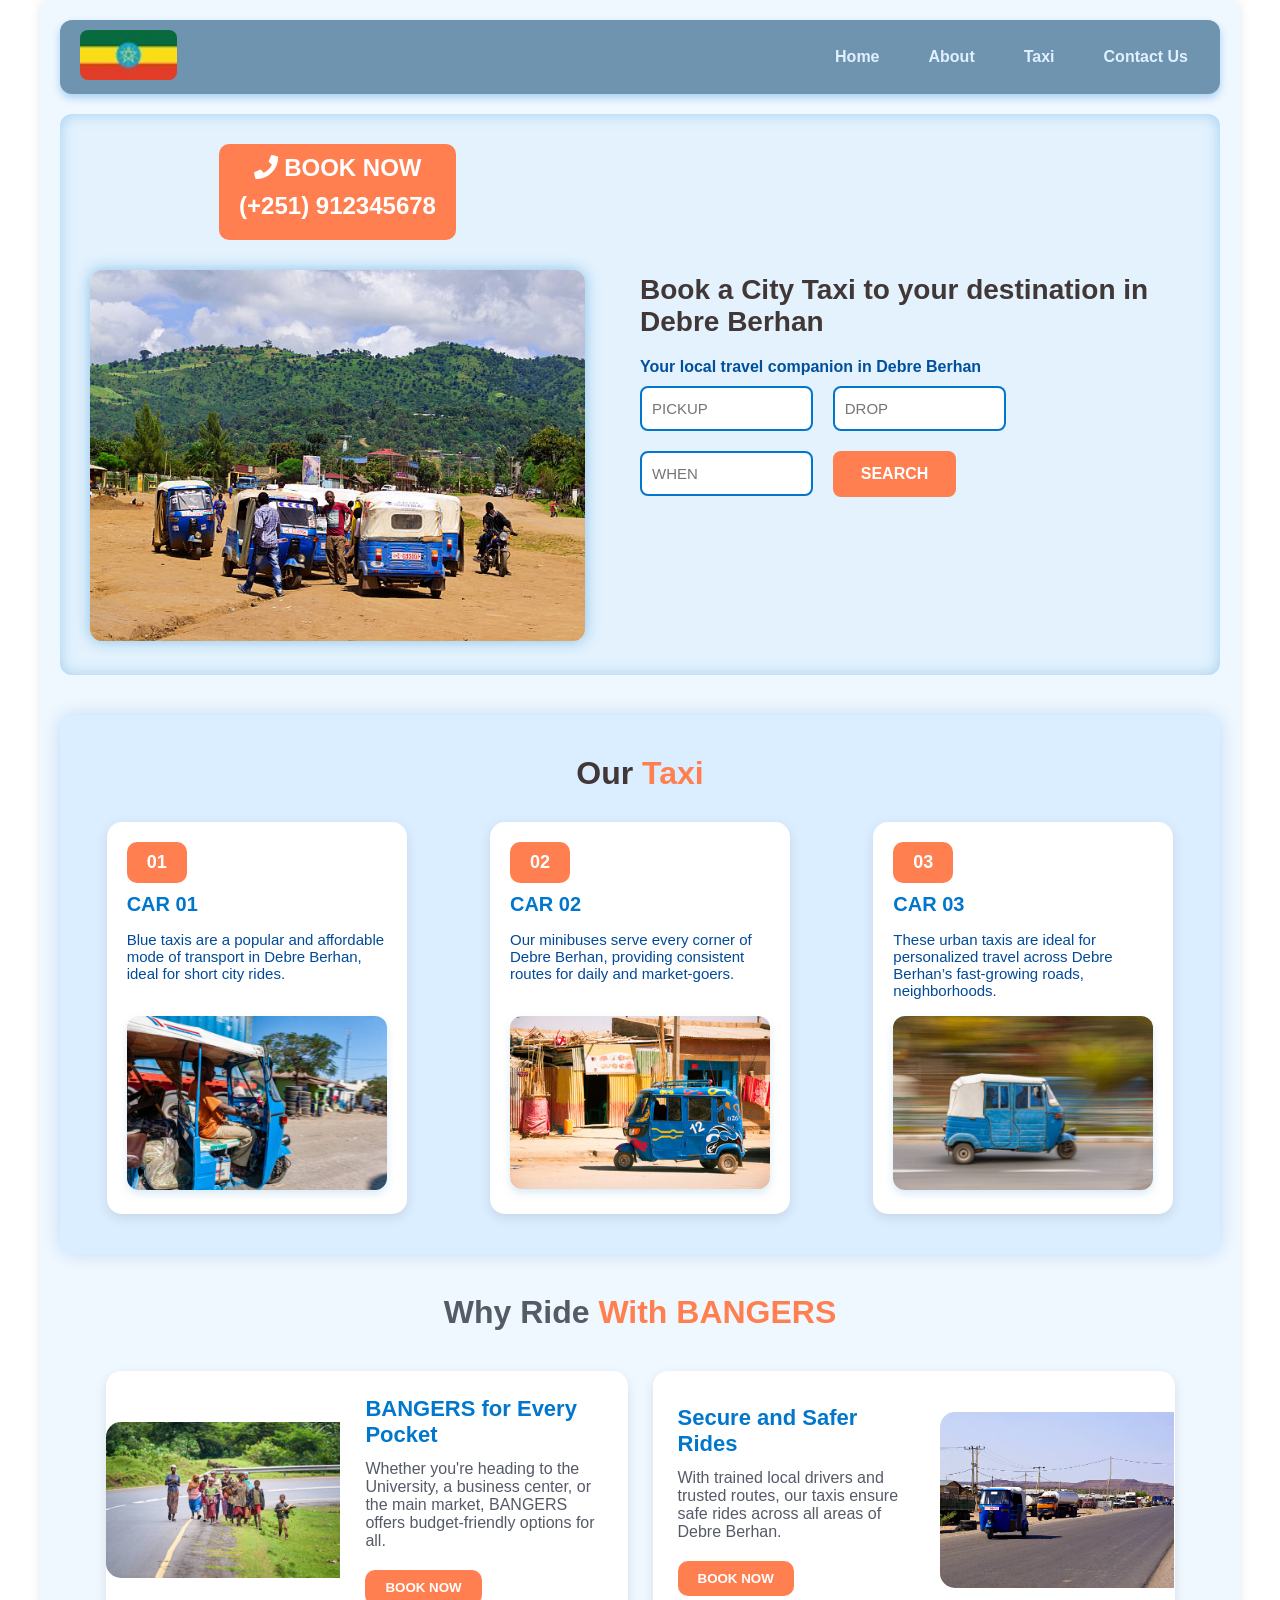
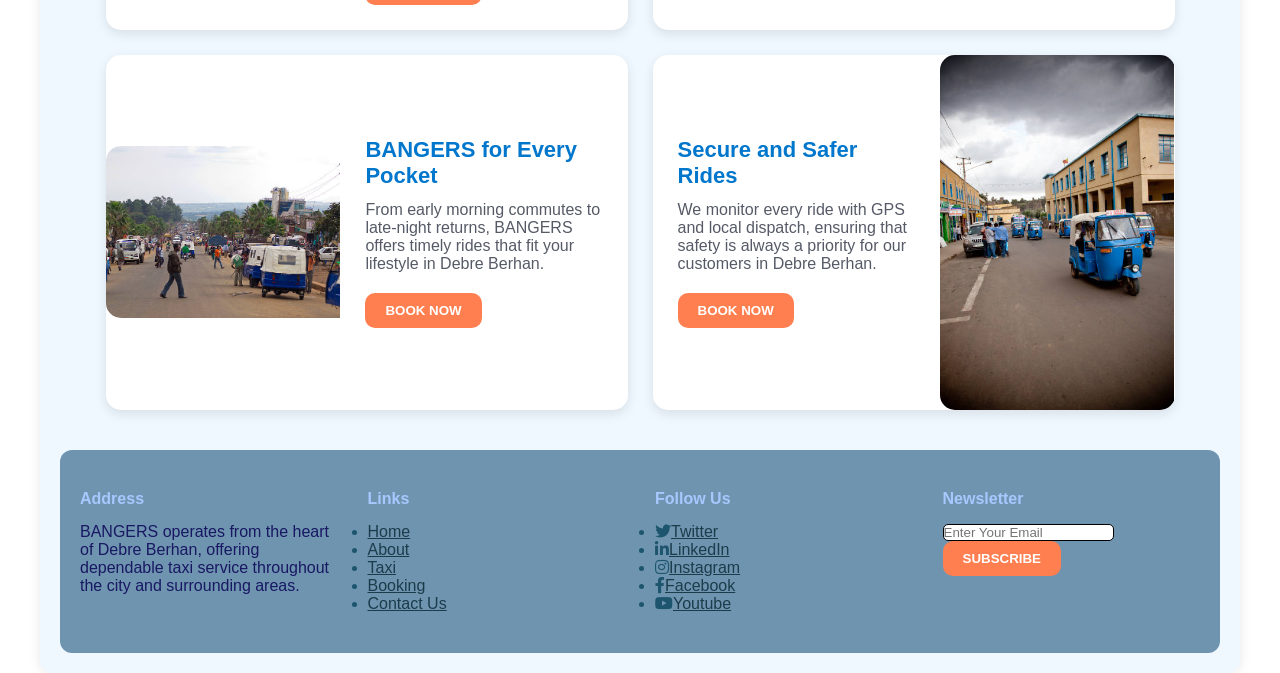
<file: frontend/index.html>
<!DOCTYPE html>
<html lang="en">
<head>
  <meta charset="UTF-8" />
  <meta name="viewport" content="width=device-width, initial-scale=1.0"/>
  <meta http-equiv="X-UA-Compatible" content="ie=edge" />
  <link rel="stylesheet" href="styles.css" />
  <link
    rel="stylesheet"
    href="https://use.fontawesome.com/releases/v5.7.2/css/all.css"
    integrity="sha384-fnmOCqbTlWIlj8LyTjo7mOUStjsKC4pOpQbqyi7RrhN7udi9RwhKkMHpvLbHG9Sr"
    crossorigin="anonymous"
  />
  <title>BANGERS Taxi - Debre Berhan</title>
</head>
<body>
  <section class="container">
    <header>
      <nav>
        <section class="nav-content sticky">
          <p class="logo"><a href="#"><img src="./images/ttgettyimages-1129852493-612x612.jpg" alt="BANGERS logo" /></a></p>
          <ul class="nav-links" id="burger">
            <li><a href="#home">Home</a></li>
            <li><a href="#about">About</a></li>
            <li><a href="#taxi">Taxi</a></li>
            <li><a href="#contact">Contact Us</a></li>         
          </ul>       
        </section>
      </nav>

      <section class="content-header" id="home">
        <section class="right-content-header">
          <h2 class="bg-orange-color white-color">
            <p><i class="fas fa-phone"></i> BOOK NOW</p>
            <p>(+251) 912345678</p>
          </h2>
          <img src="./images/img6.jpg" alt="Hero Ethiopian Taxi" />
        </section>
        <section class="left-content-header">
          <h2 class="white-color">Book a City Taxi to your destination in Debre Berhan</h2>
          <form action="">
            <label>Your local travel companion in Debre Berhan</label>
            <input type="text" placeholder="PICKUP" />
            <input type="text" placeholder="DROP" />
            <input type="text" placeholder="WHEN" />
            <button>SEARCH</button>
          </form>
        </section>
      </section>
    </header>

    <section class="our-car" id="taxi">
      <h2><span class="white-color">Our</span> <span class="orange-color">Taxi</span></h2>
      <section class="articles">
        <article>
          <span class="white-color bg-orange-color">01</span>
          <h4>CAR 01</h4>
          <p>Blue taxis are a popular and affordable mode of transport in Debre Berhan, ideal for short city rides.</p>
          <img src="./images/img2.jpg" alt="Blue Taxi in Debre Berhan" />
        </article>
        <article>
          <span class="white-color bg-orange-color">02</span>
          <h4>CAR 02</h4>
          <p>Our minibuses serve every corner of Debre Berhan, providing consistent routes for daily and market-goers.</p>
          <img src="./images/img9.jpg" alt="Debre Berhan Minibus Taxi" />
        </article>
        <article>
          <span class="white-color bg-orange-color">03</span>
          <h4>CAR 03</h4>
          <p>These urban taxis are ideal for personalized travel across Debre Berhan’s fast-growing roads, neighborhoods.</p>
          <img src="./images/img5.jpg" alt="Urban Debre Berhan Taxi" />
        </article>
      </section>
    </section>

    <main class="why-ride" id="about">
      <h2><span class="gray-color2">Why Ride</span> <span class="orange-color">With BANGERS</span></h2>
      <section class="main-content">
        <article>
          <img src="./images/img4.jpg" alt="Affordable Debre Berhan Ride" />
          <section class="article-main-info">
            <h4>BANGERS for Every Pocket</h4>
            <p class="main-article-descript gray-color">Whether you're heading to the University, a business center, or the main market, BANGERS offers budget-friendly options for all.</p>
            <button class="bg-orange-color white-color">BOOK NOW</button>
          </section>
        </article>
        <article>
          <section class="article-main-info">
            <h4>Secure and Safer Rides</h4>
            <p class="main-article-descript gray-color">With trained local drivers and trusted routes, our taxis ensure safe rides across all areas of Debre Berhan.</p>
            <button class="bg-orange-color white-color">BOOK NOW</button>
          </section>
          <img src="./images/img7.jpg" alt="Safe ride in Debre Berhan" />
        </article>
        <article>
          <img src="./images/img8.jpg" alt="Reliable Transport Debre Berhan" />
          <section class="article-main-info">
            <h4>BANGERS for Every Pocket</h4>
            <p class="main-article-descript gray-color">From early morning commutes to late-night returns, BANGERS offers timely rides that fit your lifestyle in Debre Berhan.</p>
            <button class="bg-orange-color white-color">BOOK NOW</button>
          </section>
        </article>
        <article>
          <section class="article-main-info">
            <h4>Secure and Safer Rides</h4>
            <p class="main-article-descript gray-color">We monitor every ride with GPS and local dispatch, ensuring that safety is always a priority for our customers in Debre Berhan.</p>
            <button class="bg-orange-color white-color">BOOK NOW</button>
          </section>
          <img src="./images/img1.jpg" alt="Minibus Debre Berhan Ride" />
        </article>
      </section>
    </main>
    <footer id="contact">
      <section class="footer-content">
        <section class="footer-part">
          <h4>Address</h4>
          <p style="color:rgb(24, 24, 99) ;">BANGERS operates from the heart of Debre Berhan, offering dependable taxi service throughout the city and surrounding areas.</p>
        </section>
        <section class="footer-part">
          <h4>Links</h4>
          <ul class="contact">
            <li><a href="#home" style="color: rgb(27, 60, 75);">Home</a></li>
            <li><a href="#about" style="color: rgb(27, 60, 75);">About</a></li>
            <li><a href="#taxi" style="color: rgb(27, 60, 75);">Taxi</a></li>
            <li><a href="#booking" style="color: rgb(27, 60, 75);">Booking</a></li>
            <li><a href="#contact" style="color: rgb(27, 60, 75);">Contact Us</a></li>
          </ul>
        </section>
        <section class="footer-part">
          <h4>Follow Us</h4>
          <ul >
            <li><i class="fab fa-twitter icon"></i><span><a href="http://www.twitter.com/" style="color: rgb(27, 60, 75);">Twitter</a></span></li>
            <li><i class="fab fa-linkedin-in icon"></i><span><a href="https://www.LinkedIn.com/" style="color: rgb(27, 60, 75);">LinkedIn</a></span></li>
            <li><i class="fab fa-instagram icon"></i><span><a href="https://www.Instagram.com/" style="color: rgb(27, 60, 75);">Instagram</a></span></li>
            <li><i class="fab fa-facebook-f icon"></i><span><a href="https://www.Facebook.com/" style="color: rgb(27, 60, 75);">Facebook</a></span></li>
            <li><i class="fab fa-youtube icon"></i><span><a href="https://www.youtube.com/" style="color: rgb(27, 60, 75);">Youtube</a></span></li>
          </ul>
        </section>
        <section class="footer-part">
          <h4>Newsletter</h4>
          <form>
            <input type="email" placeholder="Enter Your Email" style="border-radius: 5px;border: 1px solid ;"/>
            <input type="submit" value="SUBSCRIBE" class="bg-orange-color white-color" />
          </form>
        </section>
      </section>
    </footer>
  </section>

  <script>
    document.querySelectorAll('.our-car article').forEach(taxi => {
      taxi.addEventListener('click', () => {
        setTimeout(() => {
          taxi.classList.add('drop');
        }, 1000);
      });
    });
  const observer = new IntersectionObserver((entries) => {
  entries.forEach(entry => {
    if (entry.isIntersecting) {
      entry.target.classList.add('visible');
    }
  });
}, {
  threshold: 0.2
});

document.querySelectorAll('.main-content article').forEach(article => {
  observer.observe(article);
});
  function ShowBar() {
    const menu = document.getElementById("mobileMenu");
    menu.classList.toggle("show");
  }

  </script>
</body>
</html>
</file>
<file: frontend/styles.css>
/* Reset */
* {
  margin: 0;
  padding: 0;
  box-sizing: border-box;
  font-family: 'Segoe UI', Tahoma, Geneva, Verdana, sans-serif;
}

/* Container */
.container {
  max-width: 1200px;
  margin: auto;
  padding: 20px;
  background: #f0f8ff; /* Alice Blue background */
  border-radius: 12px;
  box-shadow: 0 0 12px rgba(0,0,0,0.1);
  transition: background-color 0.5s ease;
}

/* NAVIGATION */
nav {
  background: #6f94af; /* Strong blue */
  border-radius: 12px;
  padding: 10px 20px;
  margin-bottom: 20px;
  box-shadow: 0 4px 8px rgba(0,119,204,0.3);
  transition: background-color 0.3s ease;
}

nav:hover {
  background: #5f8199;
}

nav .nav-content {
  display: flex;
  align-items: center;
  justify-content: space-between;
}

nav .logo img {
  height: 50px;
  border-radius: 8px;
  transition: transform 0.3s ease;
}

nav .logo img:hover {
  transform: rotate(10deg) scale(1.1);
}

nav .nav-links {
  list-style: none;
  display: flex;
  gap: 25px;
}

nav .nav-links li a {
  color: #e0f0ff;
  text-decoration: none;
  font-weight: 600;
  font-size: 16px;
  transition: color 0.3s ease;
  padding: 8px 12px;
  border-radius: 6px;
}

nav .nav-links li a:hover {
  background-color: #517086;
  color: #fff;
}

/* HEADER CONTENT */
.content-header {
  display: flex;
  justify-content: space-between;
  align-items: center;
  background: #e3f2fd; /* Light blue */
  padding: 30px;
  border-radius: 12px;
  box-shadow: inset 0 0 15px #a3cef1;
  margin-bottom: 40px;
  transition: box-shadow 0.5s ease;
}

.content-header:hover {
  box-shadow: inset 0 0 25px #6fb1f7;
}

.right-content-header {
  max-width: 45%;
  text-align: center;
  cursor: pointer;
  transition: transform 0.3s ease;
}

.right-content-header:hover {
  transform: scale(1.05);
}

.right-content-header h2, .right-content-header p {
  margin-bottom: 10px;
}

.bg-orange-color {
  background-color: #ff7f50; /* Coral Orange */
  color: white;
  padding: 10px 20px;
  border-radius: 8px;
  display: inline-block;
}
.download-app {
  position: relative;
  width: 100vw;        /* full width of viewport */
  height: 100vh;       /* full height of viewport */
  margin: 0;           /* remove spacing */
  padding: 0;
  overflow: hidden;    /* hide overflow */
}

.map-download {
  position: absolute;
  top: 0;
  left: 0;
  width: 100%;
  height: 100%;
  object-fit: cover;   /* scale to fill while keeping aspect ratio */
  z-index: 1;
}




.white-color {
  color: #413737;
}

.right-content-header img {
  max-width: 100%;
  border-radius: 12px;
  margin-top: 20px;
  box-shadow: 0 0 15px rgba(0, 119, 204, 0.4);
  transition: transform 0.4s ease, box-shadow 0.4s ease;
  cursor: pointer;
}

.right-content-header img:hover {
  transform: scale(1.07);
  box-shadow: 0 0 25px rgba(0, 119, 204, 0.7);
}

.left-content-header {
  max-width: 50%;
  color: #003366;
}

.left-content-header h2 {
  margin-bottom: 20px;
  font-weight: 700;
  font-size: 28px;
}

.left-content-header label {
  display: block;
  margin-bottom: 10px;
  font-weight: 600;
  font-size: 16px;
  color: #00509e;
}

.left-content-header form input[type="text"] {
  width: calc(33.33% - 10px);
  padding: 12px 10px;
  margin-right: 15px;
  margin-bottom: 20px;
  border: 2px solid #0077cc;
  border-radius: 8px;
  font-size: 15px;
  color: #003366;
  transition: border-color 0.3s ease, box-shadow 0.3s ease;
}

.left-content-header form input[type="text"]:focus {
  border-color: #ff7f50;
  box-shadow: 0 0 8px #ff7f50;
  outline: none;
}

.left-content-header form button {
  background-color: #ff7f50;
  border: none;
  color: white;
  padding: 14px 28px;
  border-radius: 8px;
  font-weight: 700;
  font-size: 16px;
  cursor: pointer;
  transition: background-color 0.3s ease, transform 0.2s ease;
}

.left-content-header form button:hover {
  background-color: #e66b3c;
  transform: scale(1.05);
}

/* OUR TAXI SECTION */
.our-car {
  background: #dbeeff;
  padding: 40px 20px;
  border-radius: 12px;
  margin-bottom: 40px;
  box-shadow: 0 0 20px rgba(0, 102, 204, 0.2);
  transition: background-color 0.5s ease;
}

.our-car:hover {
  background: #c0dbff;
}

.our-car h2 {
  font-size: 32px;
  margin-bottom: 30px;
  font-weight: 700;
  text-align: center;
  color: #004a99;
  transition: color 0.4s ease;
}

.our-car .articles {
  display: flex;
  justify-content: space-around;
  gap: 30px;
  flex-wrap: wrap;
}

.our-car article {
  background: white;
  padding: 20px;
  border-radius: 15px;
  width: 300px;
  box-shadow: 0 4px 12px rgba(0,0,0,0.1);
  transition: transform 0.4s ease, box-shadow 0.4s ease;
  cursor: pointer;
  position: relative;
  overflow: hidden;
}

.our-car article:hover {
  transform: translateY(-10px) scale(1.05);
  box-shadow: 0 8px 25px rgba(0, 127, 255, 0.5);
}

.our-car article:active {
  transform: scale(0.95);
  box-shadow: 0 4px 10px rgba(0, 119, 204, 0.3);
}

/* Click animation with pulse effect */
.our-car article:focus,
.our-car article:active {
  animation: pulse 0.4s ease forwards;
  outline: none;
}

/* Pulse keyframes */
@keyframes pulse {
  0% {
    box-shadow: 0 0 25px rgba(255, 127, 80, 0.8);
  }
  100% {
    box-shadow: 0 0 8px rgba(255, 127, 80, 0);
  }
}

.our-car article span {
  display: inline-block;
  font-weight: 700;
  padding: 6px 14px;
  border-radius: 50%;
  font-size: 18px;
  margin-bottom: 10px;
  background-color: #ff7f50;
  color: white;
}

.our-car article h4 {
  margin-bottom: 15px;
  font-size: 20px;
  color: #0077cc;
}

.our-car article p {
  font-size: 15px;
  color: #004a99;
  margin-bottom: 15px;
  min-height: 70px;
}

.our-car article img {
  width: 100%;
  border-radius: 12px;
  box-shadow: 0 4px 8px rgba(0,119,204,0.15);
  transition: transform 0.3s ease;
}

.our-car article img:hover {
  transform: scale(1.07);
}

/* WHY RIDE */
.why-ride {
  margin-bottom: 40px;
}

.why-ride h2 {
  font-size: 32px;
  text-align: center;
  margin-bottom: 40px;
  font-weight: 700;
  color: #004a99;
}

.gray-color2 {
  color: #555a66;
}

.orange-color {
  color: #ff7f50;
}

.why-ride .main-content {
  display: flex;
  flex-wrap: wrap;
  gap: 25px;
  justify-content: center;
}

.why-ride article {
  background: white;
  border-radius: 15px;
  box-shadow: 0 4px 12px rgba(0,0,0,0.1);
  width: 45%;
  display: flex;
  align-items: center;
  overflow: hidden;
  transition: box-shadow 0.3s ease, transform 0.3s ease;
  cursor: pointer;
}

.why-ride article:hover {
  box-shadow: 0 8px 25px rgba(0,0,0,0.15);
  transform: translateY(-6px);
}

.why-ride article img {
  width: 45%;
  height: auto;
  object-fit: cover;
  border-radius: 15px 0 0 15px;
  transition: transform 0.3s ease;
}

.why-ride article img:hover {
  transform: scale(1.05);
}

.article-main-info {
  padding: 25px;
  width: 55%;
}

.article-main-info h4 {
  font-size: 22px;
  margin-bottom: 12px;
  color: #0077cc;
}

.main-article-descript {
  font-size: 16px;
  color: #555a66;
  margin-bottom: 20px;
}

.bg-orange-color.white-color {
  background-color: #ff7f50;
  color: white;
  padding: 10px 20px;
  border: none;
  border-radius: 10px;
  cursor: pointer;
  font-weight: 600;
  transition: background-color 0.3s ease;
}

.bg-orange-color.white-color:hover {
  background-color: #e66b3c;
}

/* DOWNLOAD APP SECTION */
.download-app {
  display: flex;
  justify-content: center;
  gap: 40px;
  margin-bottom: 40px;
  padding: 20px;
  background: #e3f2fd;
  border-radius: 15px;
  box-shadow: inset 0 0 20px #a3cef1;
  transition: background-color 0.4s ease;
}

.download-app:hover {
  background: #b9d8ff;
}

.car-download, .map-download {
  max-width: 300px;
  border-radius: 15px;
  box-shadow: 0 4px 15px rgba(0, 119, 204, 0.3);
  transition: transform 0.3s ease;
  cursor: pointer;
}

.car-download:hover, .map-download:hover {
  transform: scale(1.08);
  box-shadow: 0 8px 25px rgba(0, 119, 204, 0.6);
}

/* FOOTER */
footer {
  background-color: #6f94af;
  color: rgb(29, 85, 110);
  padding: 40px 20px;
  border-radius: 12px;
  transition: background-color 0.4s ease;
}

footer:hover {
  background-color: #5782a3;
}

.footer-content {
  display: flex;
  flex-wrap: wrap;
  gap: 30px;
  justify-content: space-between;
}

.footer-part {
  flex: 1 1 200px;
}

.footer-part h4 {
  margin-bottom: 15px;
  color: #a6c8ff;
  font-weight: 600;
}
@keyframes dropDown {
  0% {
    transform: translateY(0);
    opacity: 1;
  }
  100% {
    transform: translateY(100px);
    opacity: 0;
  }
}

.drop {
  animation: dropDown 1s forwards;
}
html, body {
  height: 100%;
  margin: 0;
  padding: 0;
}
.map-download {
  position: absolute;
  top: 0;
  left: 0;
  width: 100vw;
  height: 100vh;
  object-fit: cover;
  z-index: 1;
  margin: 0;
  padding: 0;
  display: block;
}
/* BOOK NOW BUTTON */
.book-now-container {
  position: fixed; /* fixed position on screen */
  bottom: 30px;
  right: 30px;
  z-index: 1000;
  font-family: 'Segoe UI', Tahoma, Geneva, Verdana, sans-serif;
}

.book-now-btn {
  background-color: #ff7f50; /* Coral Orange matching your theme */
  color: white;
  font-weight: 700;
  font-size: 18px;
  border: none;
  border-radius: 10px;
  padding: 14px 24px;
  display: flex;
  align-items: center;
  gap: 12px;
  cursor: pointer;
  box-shadow: 0 6px 14px rgba(255, 127, 80, 0.5);
  transition: background-color 0.3s ease, box-shadow 0.3s ease, transform 0.2s ease;
}

.book-now-btn:hover {
  background-color: #e66b3c;
  box-shadow: 0 8px 20px rgba(230, 107, 60, 0.7);
  transform: scale(1.05);
}

.book-now-btn:active {
  transform: scale(0.95);
  box-shadow: 0 4px 12px rgba(230, 107, 60, 0.5);
}

.phone-icon {
  width: 24px;
  height: 24px;
  fill: white;
  flex-shrink: 0;
}

.book-now-btn span {
  font-size: 16px;
  font-weight: 600;
}
</file>
